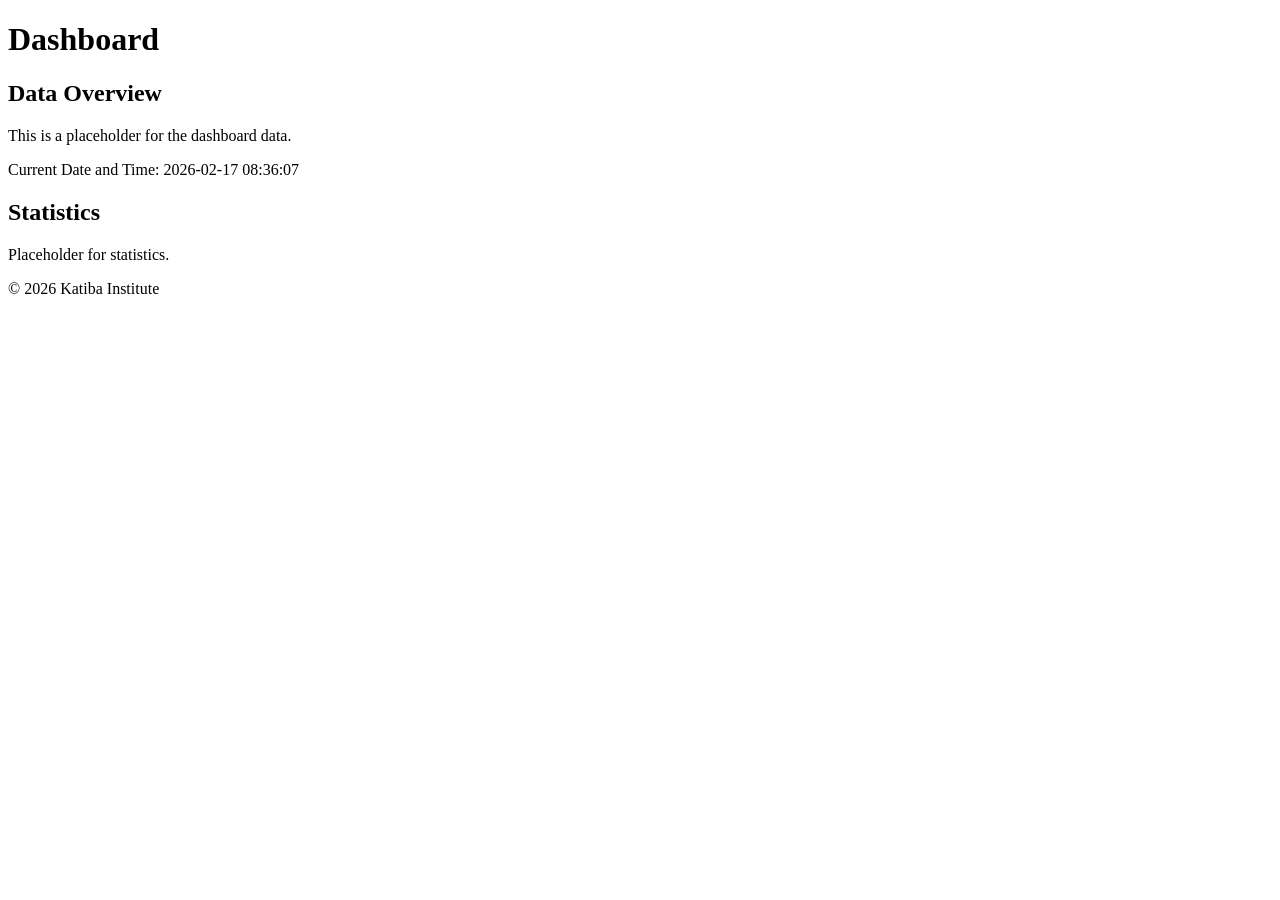
<file: index.html>
<!DOCTYPE html>
<html lang="en">
<head>
    <meta charset="UTF-8">
    <meta name="viewport" content="width=device-width, initial-scale=1.0">
    <title>Dashboard</title>
</head>
<body>
    <header>
        <h1>Dashboard</h1>
    </header>
    <main>
        <section>
            <h2>Data Overview</h2>
            <p>This is a placeholder for the dashboard data.</p>
            <p>Current Date and Time: 2026-02-17 08:36:07</p>
        </section>
        <section>
            <h2>Statistics</h2>
            <p>Placeholder for statistics.</p>
        </section>
    </main>
    <footer>
        <p>&copy; 2026 Katiba Institute</p>
    </footer>
</body>
</html>
</file>
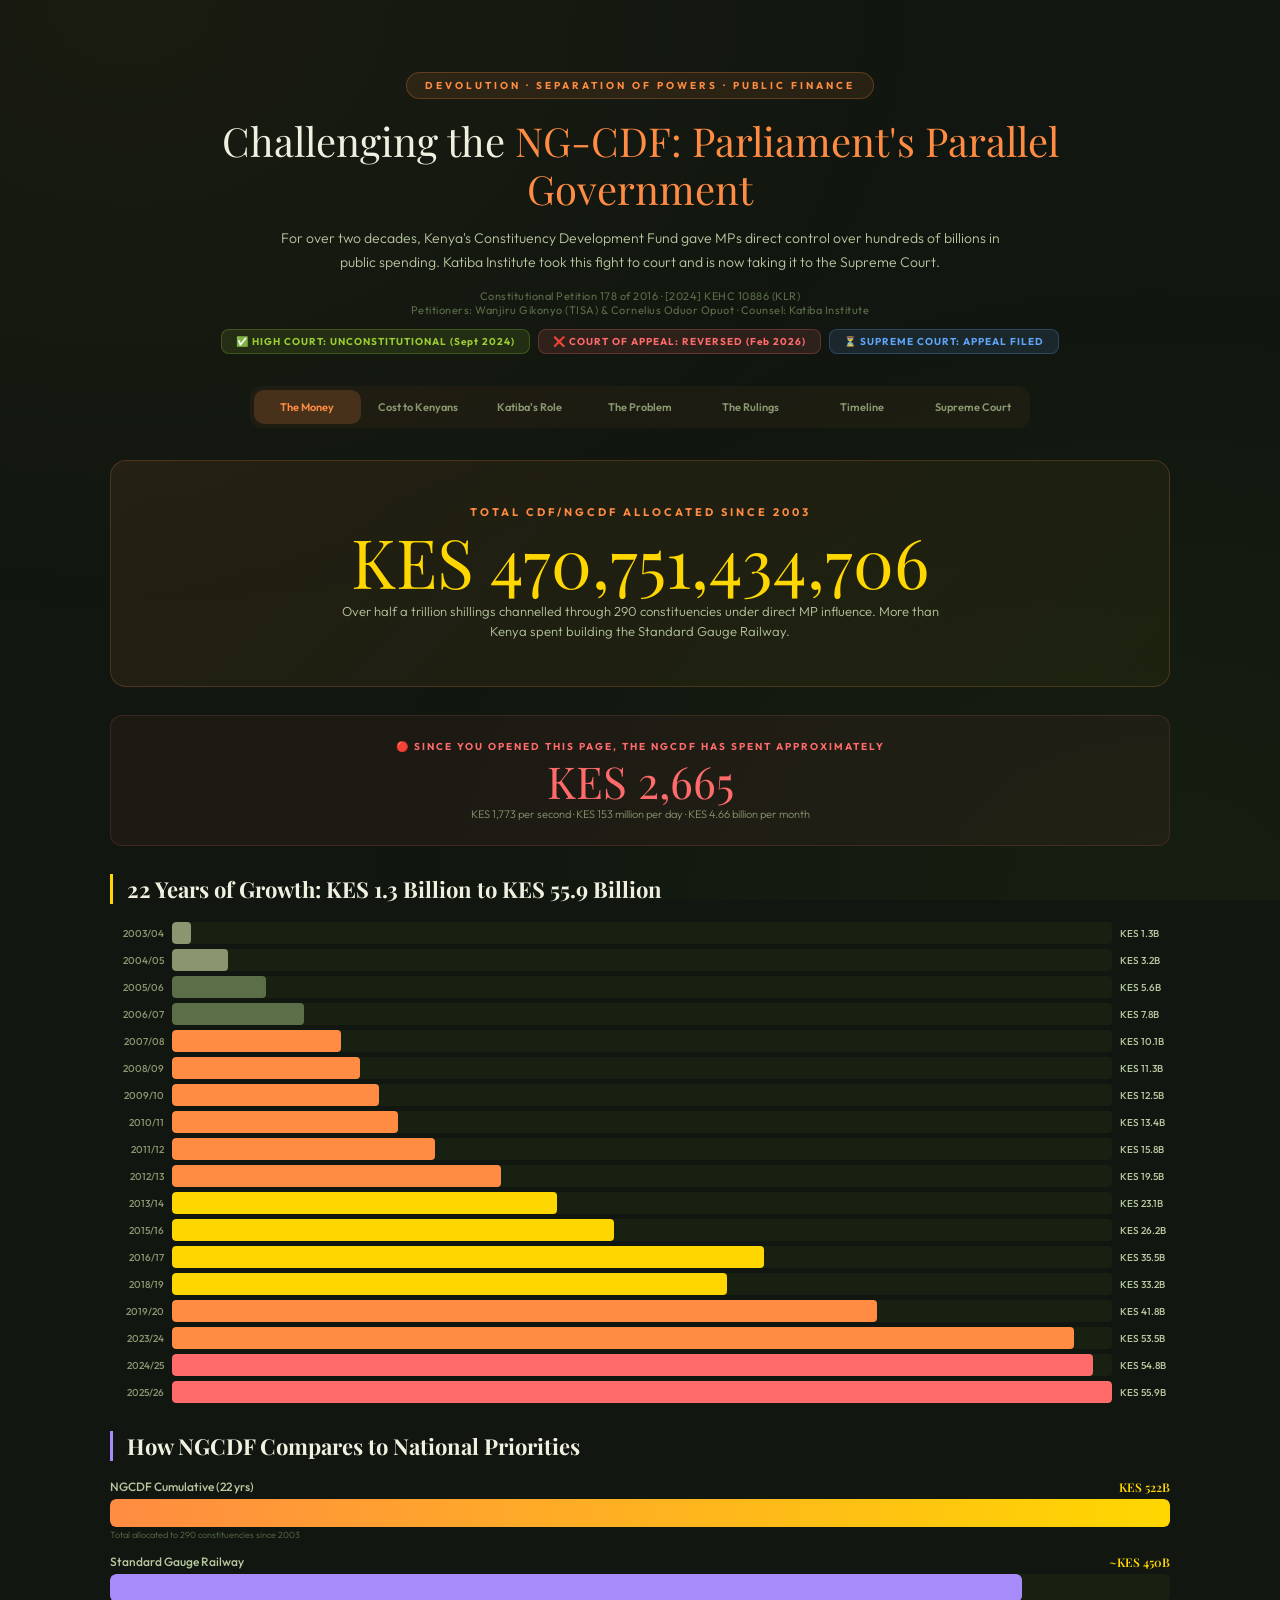
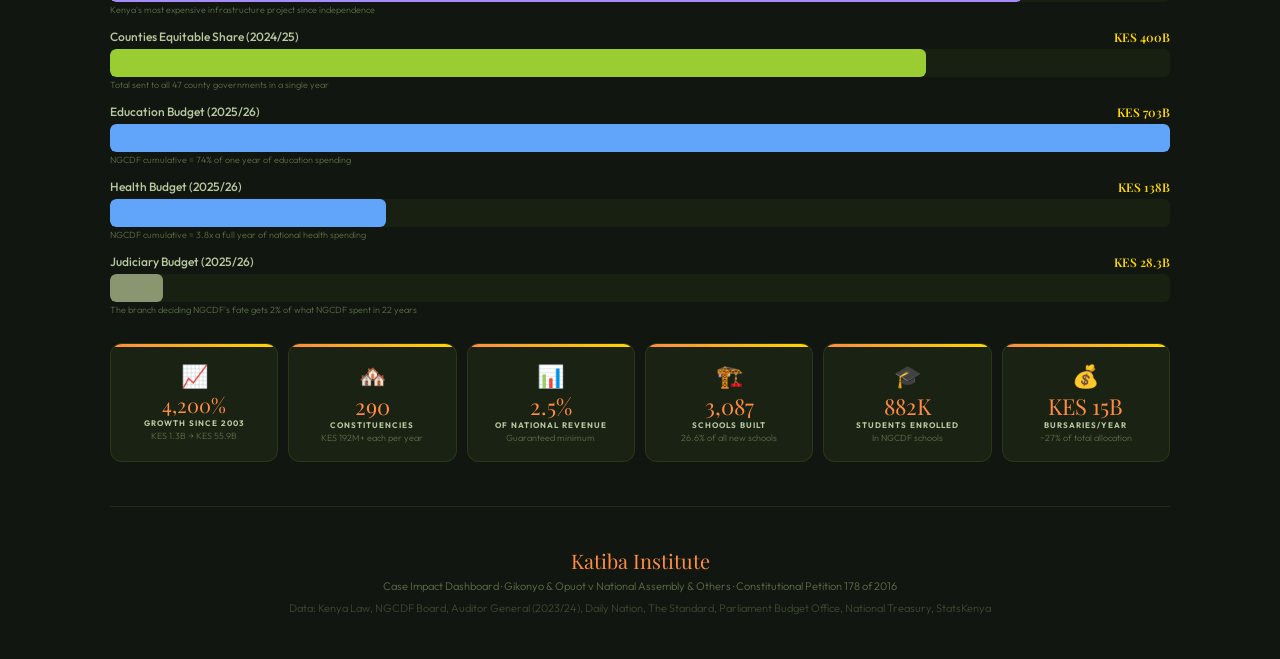
<file: katiba-ngcdf-devolution-impact (2).html>
<!DOCTYPE html>
<html lang="en">
<head>
<meta charset="UTF-8">
<meta name="viewport" content="width=device-width, initial-scale=1.0">
<title>Katiba Institute Impact — Challenging the NG-CDF</title>
<link href="https://fonts.googleapis.com/css2?family=Playfair+Display:wght@400;600;700&family=Outfit:wght@300;400;500;600;700&display=swap" rel="stylesheet">
<style>
:root{--kg:#9ACD32;--ky:#FFD700;--ko:#FF8C42;--kr:#FF6B6B;--kp:#A78BFA;--kb:#60A5FA;--bg:#111710;--card:rgba(28,36,22,0.9);--bdr:rgba(154,205,50,0.12);--t1:#F0F0E0;--t2:#B8C8A0;--t3:#8A9670;--t4:#5C6E48}
*{margin:0;padding:0;box-sizing:border-box}
body{font-family:'Outfit',sans-serif;background:var(--bg);color:var(--t1);overflow-x:hidden}
body::before{content:'';position:fixed;inset:0;background:radial-gradient(ellipse at 10% 0%,rgba(255,140,66,0.04),transparent 50%),radial-gradient(ellipse at 90% 100%,rgba(154,205,50,0.04),transparent 50%);pointer-events:none;z-index:0}
.d{max-width:1100px;margin:0 auto;padding:28px 20px;position:relative;z-index:1}
.hdr{text-align:center;padding:44px 0 32px}
.badge{display:inline-block;background:rgba(255,140,66,0.1);border:1px solid rgba(255,140,66,0.25);color:var(--ko);font-size:10px;font-weight:700;letter-spacing:3px;text-transform:uppercase;padding:6px 18px;border-radius:20px;margin-bottom:18px}
h1{font-family:'Playfair Display',serif;font-size:clamp(24px,4.5vw,40px);font-weight:400;line-height:1.2;margin-bottom:14px}
h1 em{font-style:normal;color:var(--ko)}
.sub{font-size:14px;color:var(--t2);max-width:720px;margin:0 auto 14px;font-weight:300;line-height:1.7}
.ref{font-size:11px;color:var(--t4);letter-spacing:.5px;max-width:750px;margin:0 auto}
.status-bar{display:inline-flex;gap:8px;align-items:center;margin-top:12px;flex-wrap:wrap;justify-content:center}
.sbar{display:inline-block;font-size:10px;font-weight:700;letter-spacing:1px;padding:5px 14px;border-radius:8px}
.sbar.won{background:rgba(154,205,50,0.12);border:1px solid rgba(154,205,50,0.25);color:var(--kg)}
.sbar.lost{background:rgba(255,107,107,0.12);border:1px solid rgba(255,107,107,0.25);color:var(--kr)}
.sbar.pend{background:rgba(96,165,250,0.12);border:1px solid rgba(96,165,250,0.25);color:var(--kb)}
.tabs{display:flex;gap:4px;justify-content:center;background:rgba(255,140,66,0.05);border-radius:12px;padding:4px;max-width:780px;margin:0 auto 32px;flex-wrap:wrap}
.tab{flex:1;padding:10px 8px;border:none;border-radius:10px;cursor:pointer;font-size:11px;font-weight:600;font-family:'Outfit',sans-serif;transition:all .3s;background:transparent;color:var(--t3);min-width:70px}
.tab.on{background:rgba(255,140,66,0.18);color:var(--ko)}
.tab:hover:not(.on){color:var(--t2)}
.pn{display:none}.pn.on{display:block;animation:fu .4s ease}
@keyframes fu{from{opacity:0;transform:translateY(10px)}to{opacity:1;transform:translateY(0)}}
.st{font-family:'Playfair Display',serif;font-size:22px;margin-bottom:18px;padding-left:14px;border-left:3px solid var(--ko)}
.st.green{border-left-color:var(--kg)}.st.red{border-left-color:var(--kr)}.st.gold{border-left-color:var(--ky)}.st.blue{border-left-color:var(--kb)}.st.purple{border-left-color:var(--kp)}
.cb{background:var(--card);border:1px solid var(--bdr);border-radius:12px;padding:22px 20px;position:relative;overflow:hidden;transition:border-color .3s}
.cb:hover{border-color:rgba(255,140,66,0.25)}
.bigcount{text-align:center;padding:44px 20px;margin-bottom:28px;background:linear-gradient(135deg,rgba(255,140,66,0.08),rgba(255,215,0,0.04));border:1px solid rgba(255,140,66,0.2);border-radius:16px}
.bigcount .bclbl{font-size:11px;font-weight:700;letter-spacing:3px;text-transform:uppercase;color:var(--ko);margin-bottom:8px}
.bigcount .bcnum{font-family:'Playfair Display',serif;font-size:clamp(36px,8vw,68px);color:var(--ky);line-height:1;margin-bottom:6px}
.bigcount .bcsub{font-size:13px;color:var(--t2);font-weight:300;line-height:1.6;max-width:600px;margin:0 auto}
.ticker{text-align:center;padding:24px 20px;margin-bottom:28px;background:rgba(255,107,107,0.05);border:1px solid rgba(255,107,107,0.15);border-radius:12px}
.ticker .tlbl{font-size:10px;font-weight:700;letter-spacing:2px;text-transform:uppercase;color:var(--kr);margin-bottom:6px}
.ticker .tnum{font-family:'Playfair Display',serif;font-size:clamp(28px,5vw,44px);color:var(--kr);line-height:1;margin-bottom:4px}
.ticker .tsub{font-size:11px;color:var(--t3);font-weight:300}
.barchart{margin-bottom:28px}
.barrow{display:flex;align-items:center;gap:8px;margin-bottom:5px}
.barlbl{font-size:10px;color:var(--t3);min-width:54px;text-align:right;font-weight:500}
.barwrap{flex:1;background:rgba(154,205,50,0.05);border-radius:4px;height:22px;position:relative;overflow:hidden}
.barfill{height:100%;border-radius:4px;transition:width 1.5s ease;width:0}
.barval{font-size:10px;color:var(--t2);min-width:50px;font-weight:500}
.mg{display:grid;grid-template-columns:repeat(auto-fit,minmax(150px,1fr));gap:10px;margin-bottom:28px}
.mc{text-align:center;padding:18px 12px}
.mc::before{content:'';position:absolute;top:0;left:0;right:0;height:3px;background:linear-gradient(90deg,var(--ko),var(--ky))}
.mc .ico{font-size:22px;margin-bottom:5px}.mc .num{font-family:'Playfair Display',serif;font-size:22px;color:var(--ko);line-height:1;margin-bottom:3px}.mc .lbl{font-size:8px;font-weight:700;text-transform:uppercase;letter-spacing:1px;color:var(--t2);margin-bottom:2px}.mc .det{font-size:9px;color:var(--t4);font-weight:300}
.igrid{display:grid;grid-template-columns:repeat(auto-fit,minmax(300px,1fr));gap:14px;margin-bottom:28px}
.ic{padding:24px;border-left:4px solid var(--ko)}
.ic .ilbl{font-size:10px;font-weight:700;letter-spacing:2px;margin-bottom:4px;color:var(--ko)}
.ic .inum{font-family:'Playfair Display',serif;font-size:30px;color:var(--ky);line-height:1;margin-bottom:8px}
.ic .itxt{font-size:12px;color:var(--t3);font-weight:300;line-height:1.6}
.ic .ireal{margin-top:10px;background:rgba(255,140,66,0.06);border:1px solid rgba(255,140,66,0.12);border-radius:8px;padding:10px 12px;font-size:11px;color:var(--t2);font-weight:300;line-height:1.6}
.ic .ireal strong{color:var(--ko);font-weight:600}
.compbar{margin-bottom:28px}
.comprow{margin-bottom:14px}
.comphead{display:flex;justify-content:space-between;font-size:12px;margin-bottom:4px}
.comphead .cn{color:var(--t2);font-weight:500}
.comphead .cv{color:var(--ky);font-weight:600;font-family:'Playfair Display',serif}
.comptrack{height:28px;background:rgba(154,205,50,0.05);border-radius:6px;overflow:hidden}
.compfill{height:100%;border-radius:6px;transition:width 2s ease;width:0}
.compnote{font-size:9px;color:var(--t4);margin-top:2px;font-weight:300}
.krole{background:linear-gradient(135deg,rgba(154,205,50,0.06),rgba(255,140,66,0.04));border:1px solid rgba(154,205,50,0.2);border-radius:14px;padding:28px;margin-bottom:28px;position:relative}
.krole::before{content:'';position:absolute;top:0;left:0;right:0;height:3px;background:linear-gradient(90deg,var(--kg),var(--ko))}
.krole .ktitle{font-family:'Playfair Display',serif;font-size:20px;margin-bottom:10px;color:var(--kg)}
.krole p{font-size:13px;color:var(--t2);font-weight:300;line-height:1.7;margin-bottom:10px}
.krole .khi{color:var(--ko);font-weight:600}
.kfacts{display:grid;grid-template-columns:repeat(auto-fit,minmax(140px,1fr));gap:10px;margin-top:16px}
.kf{background:rgba(154,205,50,0.05);border:1px solid rgba(154,205,50,0.12);border-radius:8px;padding:14px;text-align:center}
.kf .kfn{font-family:'Playfair Display',serif;font-size:22px;color:var(--kg);line-height:1;margin-bottom:4px}
.kf .kfl{font-size:8px;font-weight:700;text-transform:uppercase;letter-spacing:1px;color:var(--t3)}
.jy{position:relative;padding-left:34px;margin-bottom:28px}
.jy::before{content:'';position:absolute;left:12px;top:0;bottom:0;width:2px;background:linear-gradient(to bottom,var(--t4),var(--ko),var(--kg),var(--kr),var(--kb))}
.js{margin-bottom:24px;position:relative}
.jd{position:absolute;left:-28px;top:3px;width:14px;height:14px;border-radius:50%;background:var(--bg);border:2.5px solid var(--ko)}
.jd.win{background:var(--kg);border-color:var(--kg);box-shadow:0 0 14px rgba(154,205,50,0.45)}.jd.loss{background:var(--kr);border-color:var(--kr);box-shadow:0 0 10px rgba(255,107,107,0.3)}.jd.blue{border-color:var(--kb);background:var(--kb);box-shadow:0 0 10px rgba(96,165,250,0.3)}.jd.gold{background:var(--ky);border-color:var(--ky);box-shadow:0 0 10px rgba(255,215,0,0.3)}.jd.or{border-color:var(--ko)}
.jp{font-size:10px;font-weight:700;text-transform:uppercase;letter-spacing:1.5px;margin-bottom:3px}
.jt{font-size:15px;font-weight:600;color:var(--t1);margin-bottom:3px}
.jx{font-size:13px;color:var(--t3);font-weight:300;line-height:1.6}
.fgrid{display:grid;grid-template-columns:repeat(auto-fit,minmax(280px,1fr));gap:12px;margin-bottom:28px}
.fc{padding:22px}.fc .fi{font-size:24px;margin-bottom:8px}.fc .ft{font-size:14px;font-weight:600;color:var(--t1);margin-bottom:6px}.fc .fd{font-size:12px;color:var(--t3);font-weight:300;line-height:1.6}
.rl{display:flex;flex-direction:column;gap:12px;margin-bottom:28px}
.ri{padding:20px 22px;border-left:4px solid var(--ko)}
.ri.win{border-left-color:var(--kg)}.ri.loss{border-left-color:var(--kr)}.ri.pend{border-left-color:var(--kb)}
.ri .rlbl{font-size:10px;font-weight:700;letter-spacing:2px;margin-bottom:6px}
.ri .rtxt{font-size:13px;color:var(--t2);font-weight:300;line-height:1.6}
.pl{display:flex;flex-direction:column;gap:12px;margin-bottom:28px}
.pi{padding:22px}
.pi .pn2{position:absolute;top:8px;right:16px;font-size:40px;color:rgba(255,140,66,0.06);font-weight:700}
.pi .pt{font-size:15px;font-weight:600;color:var(--t1);margin-bottom:8px}
.pb{background:rgba(255,140,66,0.05);border:1px solid rgba(255,140,66,0.1);border-radius:8px;padding:10px 14px}
.pb .plbl{font-size:9px;font-weight:700;color:var(--ko);text-transform:uppercase;letter-spacing:1.5px;margin-bottom:3px}
.pb .ptxt{font-size:12px;color:var(--t2);font-weight:300;line-height:1.5}
.audit{background:rgba(255,107,107,0.04);border:1px solid rgba(255,107,107,0.15);border-radius:12px;padding:22px;margin-bottom:28px}
.audit .albl{font-size:10px;font-weight:700;letter-spacing:2px;text-transform:uppercase;color:var(--kr);margin-bottom:10px}
.audit .afact{display:flex;align-items:baseline;gap:10px;margin-bottom:8px}
.audit .afact .an{font-family:'Playfair Display',serif;font-size:20px;color:var(--kr);line-height:1;white-space:nowrap;min-width:100px}
.audit .afact .at{font-size:11px;color:var(--t3);font-weight:300;line-height:1.4}
.audit .atxt{font-size:12px;color:var(--t2);font-weight:300;line-height:1.7;margin-top:12px}
.cta{text-align:center;margin-top:32px;padding:32px 22px;background:linear-gradient(135deg,rgba(96,165,250,0.07),rgba(255,140,66,0.03));border:1px solid rgba(96,165,250,0.14);border-radius:14px}
.cta h3{font-family:'Playfair Display',serif;font-size:20px;font-weight:400;margin-bottom:6px}
.cta h3 em{font-style:normal;color:var(--kb)}
.cta p{font-size:13px;color:var(--t3);font-weight:300;line-height:1.7;max-width:640px;margin:0 auto}
.ftr{text-align:center;padding:40px 0 16px;border-top:1px solid var(--bdr);margin-top:44px}
.ftr .fl{font-family:'Playfair Display',serif;font-size:20px;color:var(--ko);margin-bottom:5px}
.ftr p{font-size:11px;color:var(--t4);font-weight:300}
@media(max-width:640px){.d{padding:16px 14px}.mg{grid-template-columns:repeat(2,1fr)}.fgrid,.igrid{grid-template-columns:1fr}.kfacts{grid-template-columns:repeat(2,1fr)}.audit .afact{flex-direction:column;gap:2px}}
</style>
</head>
<body>
<div class="d">
<div class="hdr">
<div class="badge">Devolution · Separation of Powers · Public Finance</div>
<h1>Challenging the <em>NG-CDF: Parliament's Parallel Government</em></h1>
<p class="sub">For over two decades, Kenya's Constituency Development Fund gave MPs direct control over hundreds of billions in public spending. Katiba Institute took this fight to court and is now taking it to the Supreme Court.</p>
<p class="ref">Constitutional Petition 178 of 2016 · [2024] KEHC 10886 (KLR)<br>Petitioners: Wanjiru Gikonyo (TISA) &amp; Cornelius Oduor Opuot · Counsel: Katiba Institute</p>
<div class="status-bar">
<span class="sbar won">✅ HIGH COURT: UNCONSTITUTIONAL (Sept 2024)</span>
<span class="sbar lost">❌ COURT OF APPEAL: REVERSED (Feb 2026)</span>
<span class="sbar pend">⏳ SUPREME COURT: APPEAL FILED</span>
</div>
</div>
<div class="tabs">
<button class="tab on" onclick="showTab('money',this)">The Money</button>
<button class="tab" onclick="showTab('cost',this)">Cost to Kenyans</button>
<button class="tab" onclick="showTab('katiba',this)">Katiba's Role</button>
<button class="tab" onclick="showTab('problem',this)">The Problem</button>
<button class="tab" onclick="showTab('rulings',this)">The Rulings</button>
<button class="tab" onclick="showTab('story',this)">Timeline</button>
<button class="tab" onclick="showTab('legacy',this)">Supreme Court</button>
</div>
<!-- THE MONEY TAB -->
<div class="pn on" id="money">
<div class="bigcount">
<div class="bclbl">Total CDF/NGCDF Allocated Since 2003</div>
<div class="bcnum" id="counter1">KES 0</div>
<div class="bcsub">Over half a trillion shillings channelled through 290 constituencies under direct MP influence. More than Kenya spent building the Standard Gauge Railway.</div>
</div>
<div class="ticker">
<div class="tlbl">🔴 Since you opened this page, the NGCDF has spent approximately</div>
<div class="tnum" id="liveTicker">KES 0</div>
<div class="tsub">KES 1,773 per second · KES 153 million per day · KES 4.66 billion per month</div>
</div>
<h2 class="st gold">22 Years of Growth: KES 1.3 Billion to KES 55.9 Billion</h2>
<div class="barchart" id="bars">
<div class="barrow"><div class="barlbl">2003/04</div><div class="barwrap"><div class="barfill" data-w="2" style="background:var(--t3)"></div></div><div class="barval">KES 1.3B</div></div>
<div class="barrow"><div class="barlbl">2004/05</div><div class="barwrap"><div class="barfill" data-w="6" style="background:var(--t3)"></div></div><div class="barval">KES 3.2B</div></div>
<div class="barrow"><div class="barlbl">2005/06</div><div class="barwrap"><div class="barfill" data-w="10" style="background:var(--t4)"></div></div><div class="barval">KES 5.6B</div></div>
<div class="barrow"><div class="barlbl">2006/07</div><div class="barwrap"><div class="barfill" data-w="14" style="background:var(--t4)"></div></div><div class="barval">KES 7.8B</div></div>
<div class="barrow"><div class="barlbl">2007/08</div><div class="barwrap"><div class="barfill" data-w="18" style="background:var(--ko)"></div></div><div class="barval">KES 10.1B</div></div>
<div class="barrow"><div class="barlbl">2008/09</div><div class="barwrap"><div class="barfill" data-w="20" style="background:var(--ko)"></div></div><div class="barval">KES 11.3B</div></div>
<div class="barrow"><div class="barlbl">2009/10</div><div class="barwrap"><div class="barfill" data-w="22" style="background:var(--ko)"></div></div><div class="barval">KES 12.5B</div></div>
<div class="barrow"><div class="barlbl">2010/11</div><div class="barwrap"><div class="barfill" data-w="24" style="background:var(--ko)"></div></div><div class="barval">KES 13.4B</div></div>
<div class="barrow"><div class="barlbl">2011/12</div><div class="barwrap"><div class="barfill" data-w="28" style="background:var(--ko)"></div></div><div class="barval">KES 15.8B</div></div>
<div class="barrow"><div class="barlbl">2012/13</div><div class="barwrap"><div class="barfill" data-w="35" style="background:var(--ko)"></div></div><div class="barval">KES 19.5B</div></div>
<div class="barrow"><div class="barlbl">2013/14</div><div class="barwrap"><div class="barfill" data-w="41" style="background:var(--ky)"></div></div><div class="barval">KES 23.1B</div></div>
<div class="barrow"><div class="barlbl">2015/16</div><div class="barwrap"><div class="barfill" data-w="47" style="background:var(--ky)"></div></div><div class="barval">KES 26.2B</div></div>
<div class="barrow"><div class="barlbl">2016/17</div><div class="barwrap"><div class="barfill" data-w="63" style="background:var(--ky)"></div></div><div class="barval">KES 35.5B</div></div>
<div class="barrow"><div class="barlbl">2018/19</div><div class="barwrap"><div class="barfill" data-w="59" style="background:var(--ky)"></div></div><div class="barval">KES 33.2B</div></div>
<div class="barrow"><div class="barlbl">2019/20</div><div class="barwrap"><div class="barfill" data-w="75" style="background:var(--ko)"></div></div><div class="barval">KES 41.8B</div></div>
<div class="barrow"><div class="barlbl">2023/24</div><div class="barwrap"><div class="barfill" data-w="96" style="background:var(--ko)"></div></div><div class="barval">KES 53.5B</div></div>
<div class="barrow"><div class="barlbl">2024/25</div><div class="barwrap"><div class="barfill" data-w="98" style="background:var(--kr)"></div></div><div class="barval">KES 54.8B</div></div>
<div class="barrow"><div class="barlbl">2025/26</div><div class="barwrap"><div class="barfill" data-w="100" style="background:var(--kr)"></div></div><div class="barval">KES 55.9B</div></div>
</div>
<h2 class="st purple">How NGCDF Compares to National Priorities</h2>
<div class="compbar" id="compbars">
<div class="comprow"><div class="comphead"><span class="cn">NGCDF Cumulative (22 yrs)</span><span class="cv">KES 522B</span></div><div class="comptrack"><div class="compfill" data-w="100" style="background:linear-gradient(90deg,var(--ko),var(--ky))"></div></div><div class="compnote">Total allocated to 290 constituencies since 2003</div></div>
<div class="comprow"><div class="comphead"><span class="cn">Standard Gauge Railway</span><span class="cv">~KES 450B</span></div><div class="comptrack"><div class="compfill" data-w="86" style="background:var(--kp)"></div></div><div class="compnote">Kenya's most expensive infrastructure project since independence</div></div>
<div class="comprow"><div class="comphead"><span class="cn">Counties Equitable Share (2024/25)</span><span class="cv">KES 400B</span></div><div class="comptrack"><div class="compfill" data-w="77" style="background:var(--kg)"></div></div><div class="compnote">Total sent to all 47 county governments in a single year</div></div>
<div class="comprow"><div class="comphead"><span class="cn">Education Budget (2025/26)</span><span class="cv">KES 703B</span></div><div class="comptrack"><div class="compfill" data-w="100" style="background:var(--kb)"></div></div><div class="compnote">NGCDF cumulative = 74% of one year of education spending</div></div>
<div class="comprow"><div class="comphead"><span class="cn">Health Budget (2025/26)</span><span class="cv">KES 138B</span></div><div class="comptrack"><div class="compfill" data-w="26" style="background:var(--kb)"></div></div><div class="compnote">NGCDF cumulative = 3.8x a full year of national health spending</div></div>
<div class="comprow"><div class="comphead"><span class="cn">Judiciary Budget (2025/26)</span><span class="cv">KES 28.3B</span></div><div class="comptrack"><div class="compfill" data-w="5" style="background:var(--t3)"></div></div><div class="compnote">The branch deciding NGCDF's fate gets 2% of what NGCDF spent in 22 years</div></div>
</div>
<div class="mg">
<div class="cb mc"><div class="ico">📈</div><div class="num" style="font-size:20px">4,200%</div><div class="lbl">Growth Since 2003</div><div class="det">KES 1.3B → KES 55.9B</div></div>
<div class="cb mc"><div class="ico">🏘️</div><div class="num">290</div><div class="lbl">Constituencies</div><div class="det">KES 192M+ each per year</div></div>
<div class="cb mc"><div class="ico">📊</div><div class="num">2.5%</div><div class="lbl">Of National Revenue</div><div class="det">Guaranteed minimum</div></div>
<div class="cb mc"><div class="ico">🏗️</div><div class="num">3,087</div><div class="lbl">Schools Built</div><div class="det">26.6% of all new schools</div></div>
<div class="cb mc"><div class="ico">🎓</div><div class="num">882K</div><div class="lbl">Students Enrolled</div><div class="det">In NGCDF schools</div></div>
<div class="cb mc"><div class="ico">💰</div><div class="num">KES 15B</div><div class="lbl">Bursaries/Year</div><div class="det">~27% of total allocation</div></div>
</div>
</div>
<!-- COST TO KENYANS TAB -->
<div class="pn" id="cost">
<h2 class="st red">What Half a Trillion Shillings Has Cost Kenyans</h2>
<div class="igrid">
<div class="cb ic" style="border-left-color:var(--kr)"><div class="ilbl" style="color:var(--kr)">THE DEVOLUTION TAX</div><div class="inum">KES 491B</div><div class="itxt">Total NGCDF allocation from 2013/14 to 2025/26, the devolution era. County governments have argued they receive less than their constitutional entitlement.</div><div class="ireal"><strong>What this costs Kenyans:</strong> Every shilling to NGCDF before vertical division is a shilling less for 47 county governments. The High Court found that in 2016, NGCDF took KES 36B when the correct share should have been KES 25B. That KES 11B gap came directly from counties. Multiply across 13 years and the cumulative loss is staggering.</div></div>
<div class="cb ic" style="border-left-color:var(--ko)"><div class="ilbl" style="color:var(--ko)">THE PATRONAGE PREMIUM</div><div class="inum">KES 192M+ Per MP</div><div class="itxt">Average per constituency in 2025/26. Some get over KES 221M. More than entire ward budgets in many counties.</div><div class="ireal"><strong>What this costs Kenyans:</strong> An MP controls more development money than most ward reps. Bursary allocations, contractor selection, project priorities all flow through MP structures. This converts the MP's office into a patronage machine. Constituents seeking school fees or contracts must go through the MP, not the county. The Auditor General has documented how some MPs use contractors for kickbacks.</div></div>
</div>
<div class="audit">
<div class="albl">🚨 What the Auditor General Has Found</div>
<div class="afact"><div class="an">KES 1.3B</div><div class="at">Unsupported expenditure across 99 constituencies in 2023/24. No receipts, no invoices. Samburu East: KES 156M. Emurua Dikirr: KES 102.5M.</div></div>
<div class="afact"><div class="an">KES 496M</div><div class="at">Stalled and abandoned projects across 29 constituencies. Money spent with nothing built.</div></div>
<div class="afact"><div class="an">KES 26.7B</div><div class="at">Unutilized funds sitting idle across all 290 constituencies as of June 2024. A recurring problem year after year.</div></div>
<div class="afact"><div class="an">Ghost students</div><div class="at">Bursaries to non-existent students. Sabatia: KES 58M claimed, KES 38M accounted for. Narok West: 675 beneficiaries with no admission numbers. Some shared numbers. Some had no names.</div></div>
<div class="afact"><div class="an">10 of 12</div><div class="at">NGCDF-funded schools in Kimilili found structurally unsound. A classroom in Aldai unfit for habitation. Children in buildings that could collapse.</div></div>
<div class="afact"><div class="an">KES 63M</div><div class="at">Flagged in Nakuru Town East including KES 21M in questionable security spending. In Rongo, KES 2.5M for a laboratory that was never constructed.</div></div>
<div class="atxt">These are not isolated findings. The Auditor General has flagged similar problems year after year, across different constituencies, regions, and parties. The structural incentive for misuse is embedded in the design: 290 spending streams, each shaped by one MP, with accountability mechanisms the Auditor General has called inadequate.</div>
</div>
<div class="igrid">
<div class="cb ic" style="border-left-color:var(--ky)"><div class="ilbl" style="color:var(--ky)">THE BURSARY TRAP</div><div class="inum">KES 15B/Year</div><div class="itxt">Approximately KES 15 billion annually for bursaries. The most popular and politically powerful element of NGCDF.</div><div class="ireal"><strong>What this costs Kenyans:</strong> Bursaries help real students. But the MP's office decides who gets them. In a country where education determines life trajectories, this creates dependency between constituents and their MP. It converts a constitutional right (Article 43) into a political gift. Speaker Wetang'ula has proposed consolidating all bursaries into a single body because the system is fragmented and politicized.</div></div>
<div class="cb ic" style="border-left-color:var(--kp)"><div class="ilbl" style="color:var(--kp)">THE DUPLICATION COST</div><div class="inum">Two Parallel Systems</div><div class="itxt">NGCDF builds roads, classrooms, health facilities. Counties do the same through their development plans.</div><div class="ireal"><strong>What this costs Kenyans:</strong> Two systems in the same space, different accountability structures, no coordination. From 2017/18 to 2021/22, NGCDF built 2,102 chief's offices, 193 admin blocks, 61 KMTCs, 155 technical institutes. The Controller of Budget documented wastage from competition between MPs and governors.</div></div>
</div>
<div class="igrid">
<div class="cb ic" style="border-left-color:var(--kb)"><div class="ilbl" style="color:var(--kb)">THE OPPORTUNITY COST</div><div class="inum">KES 522B Over 22 Years</div><div class="itxt">More than the SGR. More than all 47 counties received in equitable share in 2024/25. Nearly 4x the entire national health budget.</div><div class="ireal"><strong>What this costs Kenyans:</strong> If KES 522B had gone through county governments with constitutionally established planning, procurement, and oversight, accountability would be fundamentally different. Counties have assemblies, PFM Act requirements, independent auditing. NGCDF routes money through MP-influenced Project Management Committees with weaker accountability.</div></div>
<div class="cb ic" style="border-left-color:var(--kr)"><div class="ilbl" style="color:var(--kr)">THE CONSTITUTIONAL COST</div><div class="inum">3 Laws Struck Down</div><div class="itxt">CDF 2013, AASDF 2015, NGCDF 2015 (High Court). Each time, Parliament created a replacement.</div><div class="ireal"><strong>What this costs Kenyans:</strong> If Parliament can rename its way around unconstitutionality, the rule of law is optional. Every time Parliament recreates a struck-down fund, it teaches every institution that judicial declarations can be circumvented. The 2010 Constitution was built on courts as final arbiters. If that fails here, it fails everywhere.</div></div>
</div>
</div>
<!-- KATIBA'S ROLE TAB -->
<div class="pn" id="katiba">
<div class="krole">
<div style="font-size:28px;margin-bottom:10px">⚖️</div>
<div class="ktitle">Katiba Institute: Counsel in the Fight for Constitutional Fidelity</div>
<p>Katiba Institute has been at the centre of the NGCDF challenge from the beginning, serving as <span class="khi">counsel in Constitutional Petition 178 of 2016</span>. Through its advocate <span class="khi">Waikwa Wanyoike</span>, Katiba Institute argued the case before the High Court, secured the landmark 2024 declaration of unconstitutionality, and is now pursuing the appeal at the Supreme Court.</p>
<p>This is not an isolated case. The NGCDF challenge sits within Katiba's broader constitutional litigation strategy that has tested the boundaries of legislative power, defended devolution, and held government to the text of the 2010 Constitution across dozens of cases.</p>
<p>What makes this case distinctive is that it challenges one of the most politically powerful institutions in Kenyan politics. All 290 MPs across every political party share a direct financial interest in the fund's survival. Taking this case forward requires the willingness to confront the entire legislature, sustained over a decade of delays, and the capacity to argue at every level of the court system.</p>
<div class="kfacts">
<div class="kf"><div class="kfn">10</div><div class="kfl">Years of Litigation</div></div>
<div class="kf"><div class="kfn">3</div><div class="kfl">Court Levels</div></div>
<div class="kf"><div class="kfn">3</div><div class="kfl">CDF Challenges</div></div>
<div class="kf"><div class="kfn">KES 522B</div><div class="kfl">At Stake</div></div>
</div>
</div>
<h2 class="st green">Katiba's Key Legal Arguments</h2>
<div class="fgrid">
<div class="cb fc"><div class="fi">📜</div><div class="ft">Two Unconstitutional Laws Reinforcing Each Other</div><div class="fd">Waikwa Wanyoike argued that the NGCDF Act and the Division of Revenue Act were being used to implement each other, both unconstitutional. The DRA netted NGCDF allocations from national revenue before equitable sharing, contrary to Articles 201 and 203.</div></div>
<div class="cb fc"><div class="fi">⚖️</div><div class="ft">Revenue Netting Harms Counties Directly</div><div class="fd">Katiba demonstrated Section 4 provides for 2.5% of the national government's share, but the DRA allocated 2.5% of total national revenue before vertical division. In 2016, the fund took KES 36B when the proper calculation would have yielded KES 25B. Counties lost KES 11B in that year alone.</div></div>
<div class="cb fc"><div class="fi">🏛️</div><div class="ft">Parliament Cannot Be Both Legislator and Executive</div><div class="fd">Katiba challenged Sections 15, 19, 23, 43, and 53, arguing they give the National Assembly executive roles: approving Board members, Committee members, and overseeing project implementation. MPs controlling constituency development spending is an executive function exercised by legislators.</div></div>
<div class="cb fc"><div class="fi">🏘️</div><div class="ft">Devolution Means What It Says</div><div class="fd">The 2010 Constitution superseded the pre-2010 CDF logic by creating devolved governments. NGCDF reintroduces through ordinary statute a framework devolution was designed to replace, creating a parallel constituency system that competes with county functions under the Fourth Schedule.</div></div>
</div>
<h2 class="st gold">Katiba's Litigation Journey</h2>
<div class="rl">
<div class="cb ri win"><div class="rlbl" style="color:var(--kg)">MAY 2016: PETITION FILED, CONSERVATORY ORDERS SECURED</div><div class="rtxt">Katiba Institute, as counsel, filed the petition and secured conservatory orders in July 2016. Certified as raising substantial questions of law and forwarded to the Chief Justice for multi-judge bench.</div></div>
<div class="cb ri win"><div class="rlbl" style="color:var(--kg)">SEPT 2024: HIGH COURT VICTORY ON ALL GROUNDS</div><div class="rtxt">After eight years of delays, Katiba won a comprehensive declaration that the NGCDF Act was unconstitutional in its entirety. The bench accepted arguments on separation of powers, devolution, public finance, and Senate involvement.</div></div>
<div class="cb ri loss"><div class="rlbl" style="color:var(--kr)">FEB 2026: COURT OF APPEAL SETBACK</div><div class="rtxt">Court of Appeal reversed, finding analysis insufficient and remedy disproportionate. Only Section 43(9) severed. A setback, but the partial finding confirms the constitutional tension is real.</div></div>
<div class="cb ri pend"><div class="rlbl" style="color:var(--kb)">FEB 2026: SAME-DAY APPEAL TO SUPREME COURT</div><div class="rtxt">On the same day, Katiba filed a notice of appeal to the Supreme Court. Ten years. Three courts. KES 522 billion. The final word on NGCDF will come from Kenya's highest court.</div></div>
</div>
</div>
<!-- THE PROBLEM TAB -->
<div class="pn" id="problem">
<h2 class="st red">Six Constitutional Problems with the NGCDF</h2>
<div class="fgrid">
<div class="cb fc"><div class="fi">⚖️</div><div class="ft">Separation of Powers Violated</div><div class="fd">Section 43 establishes NGCDF Committees for every constituency, members approved by the National Assembly. MPs identify, approve, and oversee development projects. Legislators performing executive functions.</div></div>
<div class="cb fc"><div class="fi">🏘️</div><div class="ft">Devolution Undermined</div><div class="fd">47 county governments manage local development. NGCDF creates a parallel system of 290 constituencies duplicating county functions: roads, classrooms, health facilities. Two systems, no coordination.</div></div>
<div class="cb fc"><div class="fi">💰</div><div class="ft">Public Finance Breached</div><div class="fd">Article 203 requires equitable division between national and county governments. NGCDF funds are netted before vertical division. The DRA formula contradicts even the NGCDF Act's own text. Counties lose billions.</div></div>
<div class="cb fc"><div class="fi">🏛️</div><div class="ft">Senate Bypassed</div><div class="fd">The Senate represents county interests. The NGCDF Act concerns counties but was enacted without Senate involvement. High Court agreed. Court of Appeal disagreed. Supreme Court will decide.</div></div>
<div class="cb fc"><div class="fi">🔄</div><div class="ft">Pattern of Legislative Defiance</div><div class="fd">CDF 2013 struck down. Parliament created NGCDF 2015. Challenged, then amended in 2022 and 2023 preserving the same structure. Parliament treats judicial declarations as problems to rename.</div></div>
<div class="cb fc"><div class="fi">🗳️</div><div class="ft">The Patronage Machine</div><div class="fd">Over KES 200M per constituency annually. MPs influence bursaries, contractors, project priorities. Enormous incumbent advantage. This is why dismantling it is politically explosive and why it has survived 23 years across every administration.</div></div>
</div>
</div>
<!-- RULINGS TAB -->
<div class="pn" id="rulings">
<h2 class="st green">High Court: 20 September 2024</h2>
<div class="rl">
<div class="cb ri win"><div class="rlbl" style="color:var(--kg)">NGCDF ACT DECLARED UNCONSTITUTIONAL IN ITS ENTIRETY</div><div class="rtxt">Justices Kimondo, Thande, and Aburili declared the NGCDF Act 2015 (as amended 2022, 2023) unconstitutional. Violated separation of powers, undermined devolution, created overlaps, enacted without Senate input.</div></div>
<div class="cb ri win"><div class="rlbl" style="color:var(--kg)">OPERATIONS TO CEASE BY 30 JUNE 2026</div><div class="rtxt">~20 months for transition. All NGCDF projects, programmes, and activities to cease at midnight 30 June 2026. Court recognized ongoing projects, employees, and third-party contracts.</div></div>
<div class="cb ri win"><div class="rlbl" style="color:var(--kg)">PETITION NOT MOOT DESPITE AMENDMENTS</div><div class="rtxt">Parliament's 2022 and 2023 amendments did not render the petition moot. Fundamental constitutional defects survived cosmetic changes. Court refused to let Parliament avoid review through continuous amendment.</div></div>
</div>
<h2 class="st red">Court of Appeal: 6 February 2026</h2>
<div class="rl">
<div class="cb ri loss"><div class="rlbl" style="color:var(--kr)">HIGH COURT JUDGMENT SET ASIDE</div><div class="rtxt">Justices Musinga, Tuiyott, and Muchelule overturned the ruling. Lower court failed in constitutional analysis. Striking down the entire Act was disproportionate and inconsistent with severability.</div></div>
<div class="cb ri loss"><div class="rlbl" style="color:var(--kr)">NGCDF DOES NOT VIOLATE DEVOLUTION</div><div class="rtxt">Court of Appeal: NGCDF is national government expenditure approved through the Appropriations Act with multiple oversight layers. Does not offend the division of functions between national and county governments.</div></div>
<div class="cb ri loss"><div class="rlbl" style="color:var(--kr)">SENATE NOT REQUIRED</div><div class="rtxt">Senate involvement not required for the NGCDF Act. Directly contradicts the High Court. A core issue for the Supreme Court.</div></div>
<div class="cb ri" style="border-left-color:var(--ky)"><div class="rlbl" style="color:var(--ky)">PARTIAL WIN: SECTION 43(9) SEVERED</div><div class="rtxt">Section 43(9) declared unconstitutional: tying fund manager terms to parliamentary election cycles. Even the Court of Appeal acknowledged the NGCDF engages separation of powers concerns.</div></div>
</div>
</div>
<!-- TIMELINE TAB -->
<div class="pn" id="story">
<h2 class="st">A Decade-Long Constitutional Battle</h2>
<div class="jy">
<div class="js"><div class="jd"></div><div class="jp" style="color:var(--t3)">2003</div><div class="jt">CDF Born: KES 1.3B to 210 Constituencies</div><div class="jx">CDF Act 2003, initiated by Hon. Muriuki Karue's private member's Bill, allocates 2.5% of national revenue to constituencies under MP control. Each gets KES 6M.</div></div>
<div class="js"><div class="jd gold"></div><div class="jp" style="color:var(--ky)">Feb 2015</div><div class="jt">First Victory: CDF 2013 Struck Down</div><div class="jx">Institute for Social Accountability v National Assembly: High Court declares CDF unconstitutional. Parliament responds by creating NGCDF under a new name.</div></div>
<div class="js"><div class="jd gold"></div><div class="jp" style="color:var(--ky)">2015-2016</div><div class="jt">Second Victory: AASDF Regulations Struck Down</div><div class="jx">Wanjiru Gikonyo challenges the Affirmative Action Social Development Fund Regulations, another MP-controlled funding scheme. Struck down.</div></div>
<div class="js"><div class="jd or"></div><div class="jp" style="color:var(--ko)">4 May 2016</div><div class="jt">Katiba Files Petition 178: The NGCDF Challenge</div><div class="jx">Gikonyo and Opuot, with Katiba Institute as counsel, file the constitutional petition. Four grounds: separation of powers, devolution, public finance, Senate involvement. Conservatory orders granted July 2016.</div></div>
<div class="js"><div class="jd"></div><div class="jp" style="color:var(--t3)">2016-2024</div><div class="jt">Eight Years of Delays, While Billions Flow</div><div class="jx">Bench changes, deaths, transfers, stays. Over KES 300B flows through NGCDF during these eight years. Parliament amends in 2022 and 2023.</div></div>
<div class="js"><div class="jd win"></div><div class="jp" style="color:var(--kg)">20 Sept 2024</div><div class="jt">High Court Victory: Entire NGCDF Act Unconstitutional</div><div class="jx">Justices Kimondo, Thande, Aburili rule for petitioners on every ground. Act declared unconstitutional. Operations to cease by 30 June 2026.</div></div>
<div class="js"><div class="jd loss"></div><div class="jp" style="color:var(--kr)">6 Feb 2026</div><div class="jt">Court of Appeal Reverses: NGCDF Largely Saved</div><div class="jx">Justices Musinga, Tuiyott, Muchelule set aside High Court judgment. Only Section 43(9) severed. NGCDF Act remains in force.</div></div>
<div class="js"><div class="jd blue"></div><div class="jp" style="color:var(--kb)">6 Feb 2026</div><div class="jt">Katiba Takes It to the Supreme Court</div><div class="jx">Same day: Katiba files notice of appeal to the Supreme Court. The final word on NGCDF's constitutionality comes from Kenya's highest court.</div></div>
</div>
</div>
<!-- SUPREME COURT TAB -->
<div class="pn" id="legacy">
<h2 class="st blue">Four Questions for the Supreme Court</h2>
<div class="pl">
<div class="cb pi"><div class="pn2">01</div><div class="pt">Does the NGCDF violate separation of powers?</div><div class="pb"><div class="plbl">The Divide</div><div class="ptxt">High Court: yes. Court of Appeal: mostly no, only Section 43(9). The Supreme Court decides whether 290 MPs can administer KES 55B annually through constituency committees.</div></div></div>
<div class="cb pi"><div class="pn2">02</div><div class="pt">Does the NGCDF undermine devolution?</div><div class="pb"><div class="plbl">The Divide</div><div class="ptxt">High Court: yes, parallel structure outside counties. Court of Appeal: no, national expenditure. The answer determines whether the 2010 Constitution's devolution promise is realized or permanently compromised.</div></div></div>
<div class="cb pi"><div class="pn2">03</div><div class="pt">Should the Senate have been involved?</div><div class="pb"><div class="plbl">The Divide</div><div class="ptxt">High Court: yes. Court of Appeal: no. This bicameral process question has implications far beyond NGCDF for every future Bill touching county interests.</div></div></div>
<div class="cb pi"><div class="pn2">04</div><div class="pt">Can courts strike down entire statutes or must they sever?</div><div class="pb"><div class="plbl">The Divide</div><div class="ptxt">Court of Appeal criticized striking down the entire Act. The Supreme Court will set the standard for proportionality in constitutional remedies across all future cases.</div></div></div>
</div>
<div class="cta">
<h3>Katiba Institute takes this fight to <em>Kenya's highest court</em>.</h3>
<p>Over two decades, KES 522 billion has flowed through a system giving 290 MPs direct influence over development spending. The Auditor General documents billions in waste and fraud year after year. The constitutional question is not whether the projects are good but whether the structure is lawful. Good outcomes do not cure unconstitutional processes. The Supreme Court will decide.</p>
</div>
</div>
<div class="ftr">
<div class="fl">Katiba Institute</div>
<p>Case Impact Dashboard · Gikonyo &amp; Opuot v National Assembly &amp; Others · Constitutional Petition 178 of 2016</p>
<p style="margin-top:8px;opacity:.6">Data: Kenya Law, NGCDF Board, Auditor General (2023/24), Daily Nation, The Standard, Parliament Budget Office, National Treasury, StatsKenya</p>
</div>
</div>
<script>
function animateVal(el,target,prefix,dur){const start=performance.now();function u(now){const p=Math.min((now-start)/dur,1);const ease=1-Math.pow(1-p,3);el.textContent=prefix+Math.floor(target*ease).toLocaleString('en-KE');if(p<1)requestAnimationFrame(u);else el.textContent=prefix+target.toLocaleString('en-KE');}requestAnimationFrame(u);}
function animateCounter1(){animateVal(document.getElementById('counter1'),522570000000,'KES ',2800);}
let tickerVal=0,tickerOn=false;
function startTicker(){if(tickerOn)return;tickerOn=true;const el=document.getElementById('liveTicker');const rate=1773;let last=performance.now();function tick(now){const dt=(now-last)/1000;last=now;tickerVal+=rate*dt;el.textContent='KES '+Math.floor(tickerVal).toLocaleString('en-KE');if(tickerOn)requestAnimationFrame(tick);}requestAnimationFrame(tick);}
function animateBars(){document.querySelectorAll('#bars .barfill').forEach((b,i)=>{setTimeout(()=>{b.style.width=b.dataset.w+'%'},100+i*80);});}
function animateComp(){document.querySelectorAll('#compbars .compfill').forEach((b,i)=>{setTimeout(()=>{b.style.width=b.dataset.w+'%'},200+i*180);});}
document.addEventListener('DOMContentLoaded',()=>{setTimeout(()=>{animateCounter1();animateBars();animateComp();startTicker();},400);});
function showTab(id,btn){document.querySelectorAll('.pn').forEach(p=>p.classList.remove('on'));document.querySelectorAll('.tab').forEach(t=>t.classList.remove('on'));document.getElementById(id).classList.add('on');btn.classList.add('on');if(id==='money'){setTimeout(()=>{animateCounter1();animateBars();animateComp();tickerOn=false;tickerVal=0;startTicker();},200);}}
</script>
</body>
</html>
</file>
